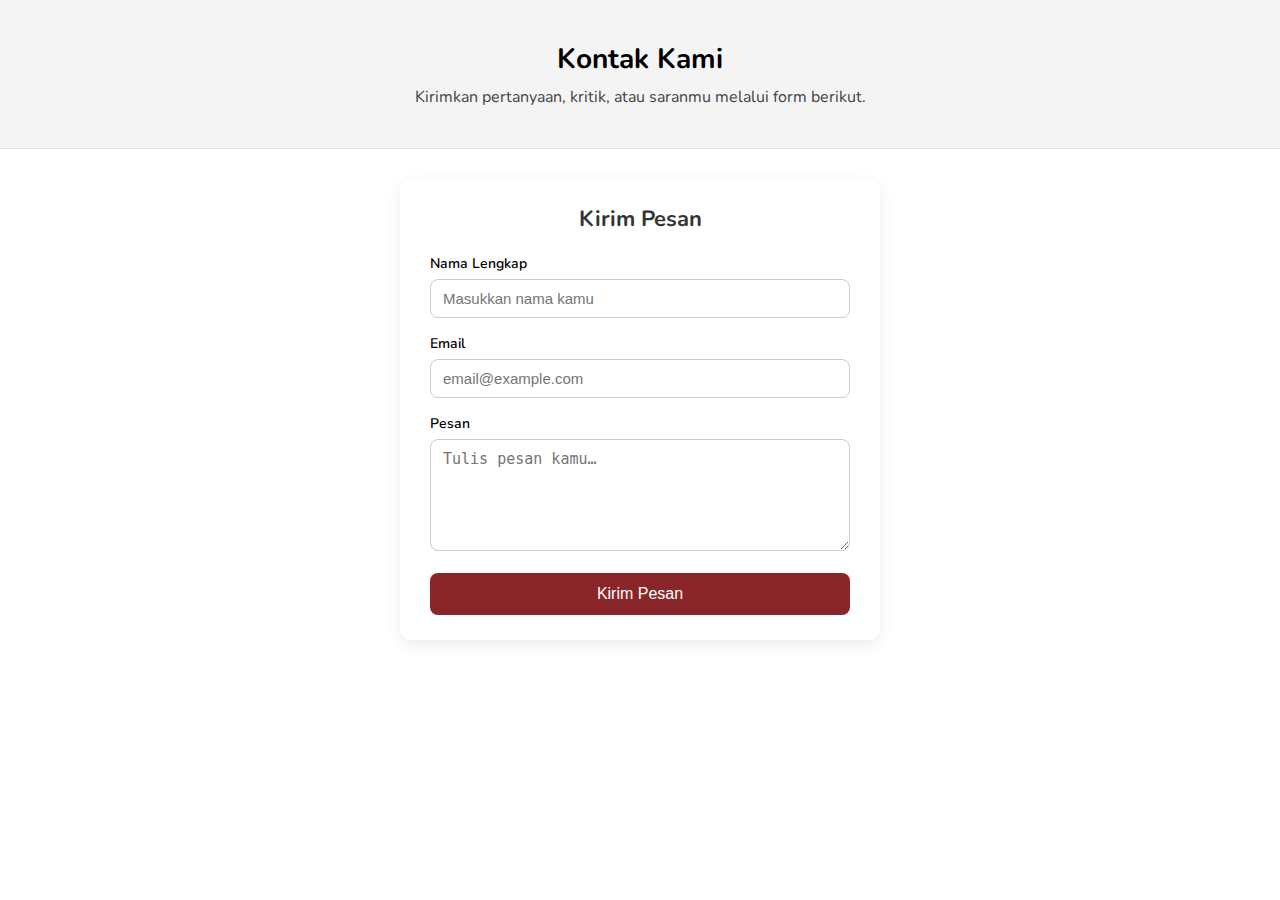
<file: contact.html>
<!DOCTYPE html>
<html lang="id">
<head>
    <meta charset="UTF-8">
    <meta name="viewport" content="width=device-width, initial-scale=1.0">
    <title>Kontak Kami – Budaya Batak</title>
    <link rel="stylesheet" href="style.css">
</head>
<body>

    <section class="contact-hero">
        <h1>Kontak Kami</h1>
        <p>Kirimkan pertanyaan, kritik, atau saranmu melalui form berikut.</p>
    </section>

    <section class="contact-container">
        <form class="contact-form">
            <h2>Kirim Pesan</h2>

            <div class="input-group">
                <label>Nama Lengkap</label>
                <input type="text" placeholder="Masukkan nama kamu" required>
            </div>

            <div class="input-group">
                <label>Email</label>
                <input type="email" placeholder="email@example.com" required>
            </div>

            <div class="input-group">
                <label>Pesan</label>
                <textarea rows="5" placeholder="Tulis pesan kamu…" required></textarea>
            </div>

            <button type="submit" class="contact-btn">Kirim Pesan</button>
        </form>
    </section>

</body>
</html>
</file>
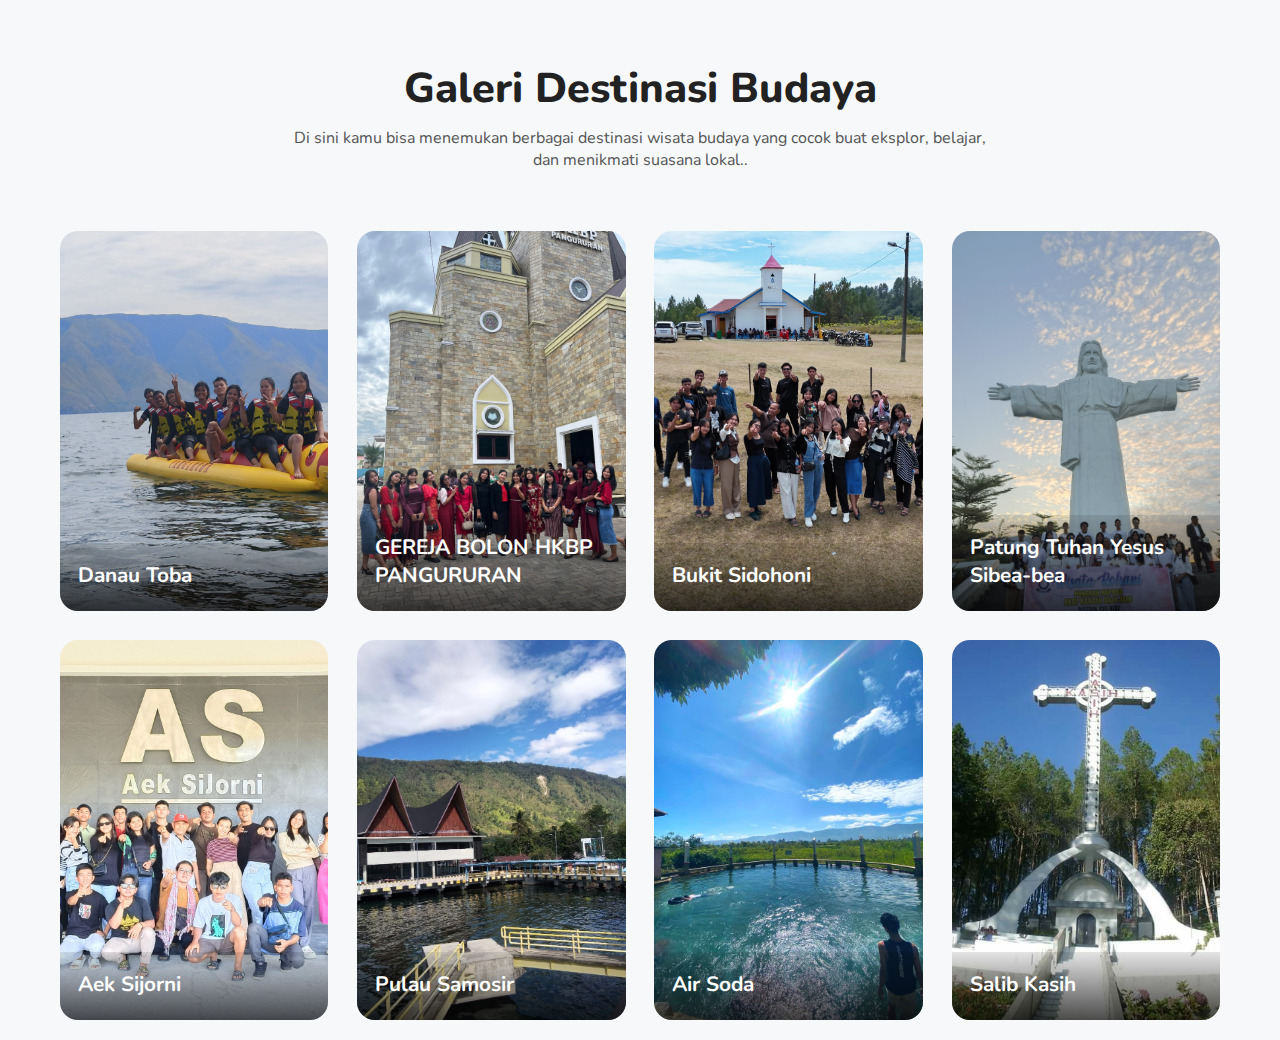
<file: galeri.html>
<!DOCTYPE html>
<html lang="id">
<head>
  <meta charset="UTF-8">
  <title>Galeri Wisata Budaya Batak</title>

  <style>
    @import url("https://fonts.googleapis.com/css2?family=Nunito:wght@400;600;800&display=swap");

    * {
      margin: 0;
      padding: 0;
      box-sizing: border-box;
    }

    body {
      font-family: "Nunito", sans-serif;
      background: #f6f8fa;
      color: #222;
    }

    /* ===== HEADER ===== */
    .gallery-header {
      text-align: center;
      padding: 60px 20px 40px;
    }

    .gallery-header h1 {
      font-size: 2.6rem;
      font-weight: 800;
      margin-bottom: 10px;
    }

    .gallery-header p {
      font-size: 1rem;
      color: #555;
      max-width: 700px;
      margin: auto;
    }

    /* ===== GALLERY GRID ===== */
    .gallery-container {
      max-width: 1200px;
      margin: auto;
      padding: 20px;
      display: grid;
      grid-template-columns: repeat(auto-fit, minmax(220px, 1fr));
      gap: 1.8rem;
    }

    /* ===== CARD ===== */
    .gallery-card {
      position: relative;
      height: 380px;
      border-radius: 18px;
      overflow: hidden;
      cursor: pointer;
    }

    .gallery-card img {
      width: 100%;
      height: 100%;
      object-fit: cover;
      transition: 0.4s ease;
    }

    .gallery-card:hover img {
      transform: scale(1.1);
      filter: brightness(70%);
    }

    /* ===== OVERLAY TEXT ===== */
    .gallery-info {
      position: absolute;
      bottom: 0;
      width: 100%;
      padding: 18px;
      background: linear-gradient(
        to top,
        rgba(0, 0, 0, 0.7),
        rgba(0, 0, 0, 0.1)
      );
      color: #fff;
    }

    .gallery-info h3 {
      font-size: 1.3rem;
      font-weight: 700;
      margin-bottom: 4px;
    }

    .gallery-info span {
      font-size: 0.9rem;
      opacity: 0.9;
    }
  </style>
</head>
<body>

  <!-- ===== HEADER ===== -->
  <section class="gallery-header">
    <h1>Galeri Destinasi Budaya </h1>
    <p>
    Di sini kamu bisa menemukan berbagai destinasi wisata budaya yang cocok buat eksplor, belajar, dan menikmati suasana lokal..
    </p>
  </section>

  <!-- ===== GALLERY ===== -->
  <section class="gallery-container">

    <!-- 1 -->
    <div class="gallery-card">
        
      <img src="danautoba.jpeg" alt="Rumah Bolon">
      <div class="gallery-info">
        <h3>Danau Toba</h3>
        
      </div>
    </div>

    <!-- 2 -->
    <div class="gallery-card">
      <img src="gereja.jpeg" alt="Tari Tortor">
      <div class="gallery-info">
        <h3>GEREJA BOLON HKBP PANGURURAN</h3>
    
      </div>
    </div>

    <!-- 3 -->
    <div class="gallery-card">
      <img src="holbung.jpeg" alt="Kain Ulos">
      <div class="gallery-info">
        <h3>Bukit Sidohoni</h3>
        
      </div>
    </div>

    <!-- 4 -->
    <div class="gallery-card">
      <img src="sibeabea.jpeg" alt="sibeabea">
      <div class="gallery-info">
        <h3>Patung Tuhan Yesus Sibea-bea</h3>
      </div>
    </div>

    <!-- 5 -->
    <div class="gallery-card">
      <img src="sijorni.jpeg" alt="Desa Tomok">
      <div class="gallery-info">
        <h3>Aek Sijorni</h3>
      </div>  
    </div>

     <!-- 6 -->
    <div class="gallery-card">
      <img src="samosir.jpeg" alt="Pulau Samosir">
      <div class="gallery-info">
        <h3>Pulau Samosir</h3>
      </div>
    </div>

    <!-- 7 -->
    <div class="gallery-card">
      <img src="airsoda.jpeg" alt="Air Soda">
      <div class="gallery-info">
        <h3>Air Soda</h3>
      </div>
    </div>

    <!-- 8 -->
    <div class="gallery-card">
      <img src="salibkasih.jpeg" alt="Salib Kasih">
      <div class="gallery-info">
        <h3>Salib Kasih</h3>
      </div>
    </div>

  </div>
</section>

</body>
</html>
</file>
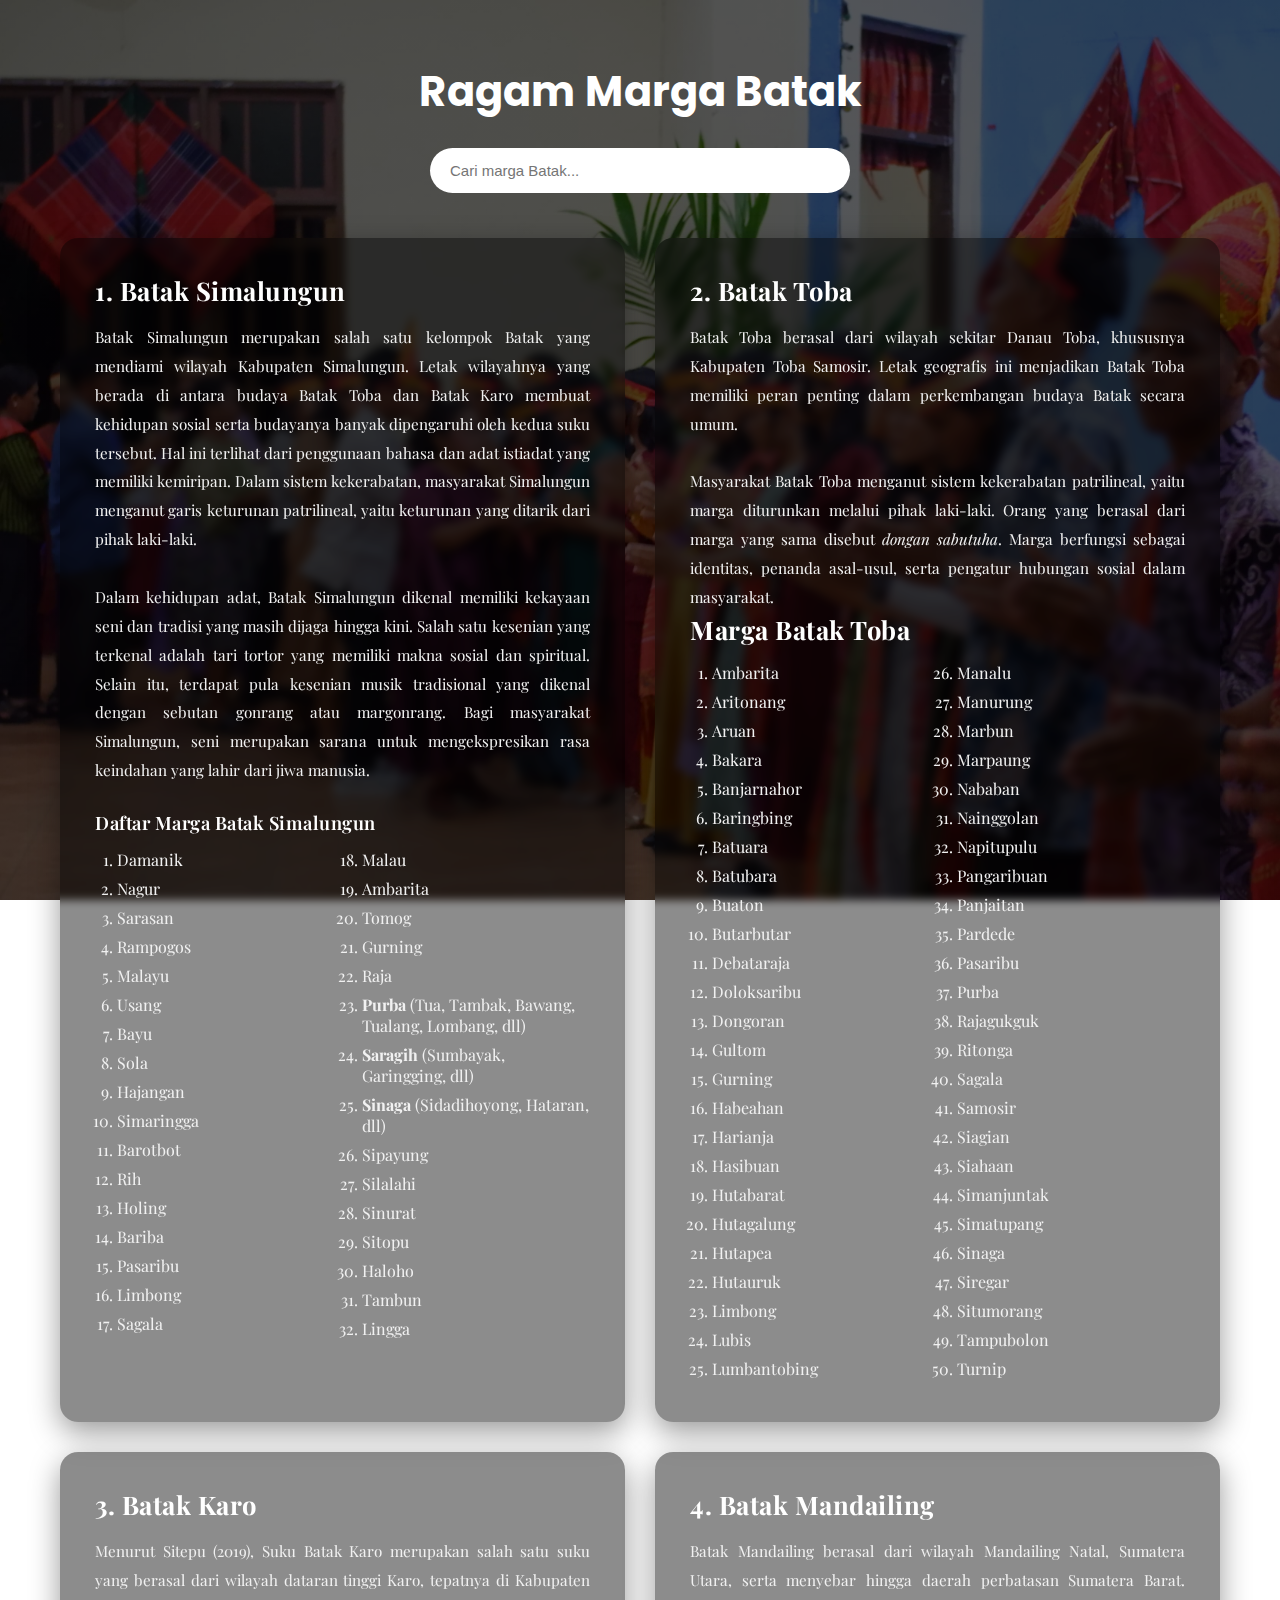
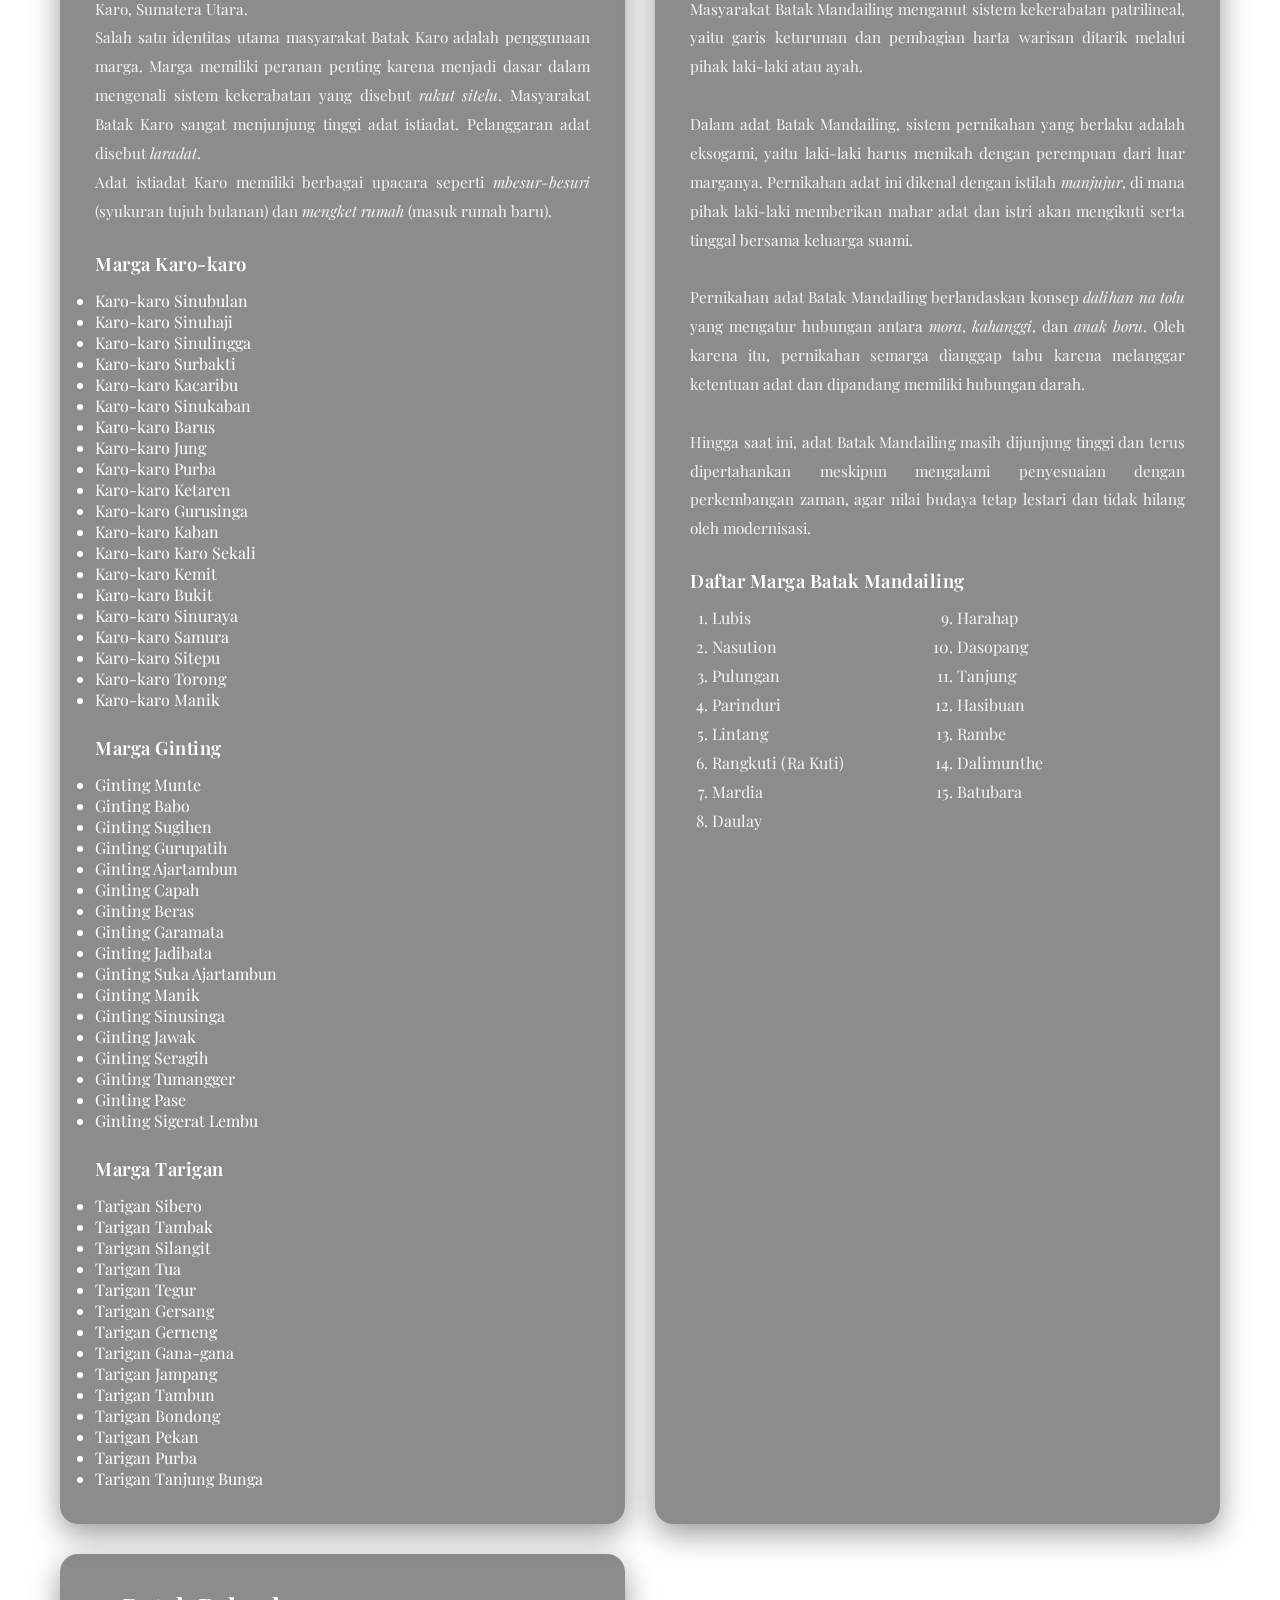
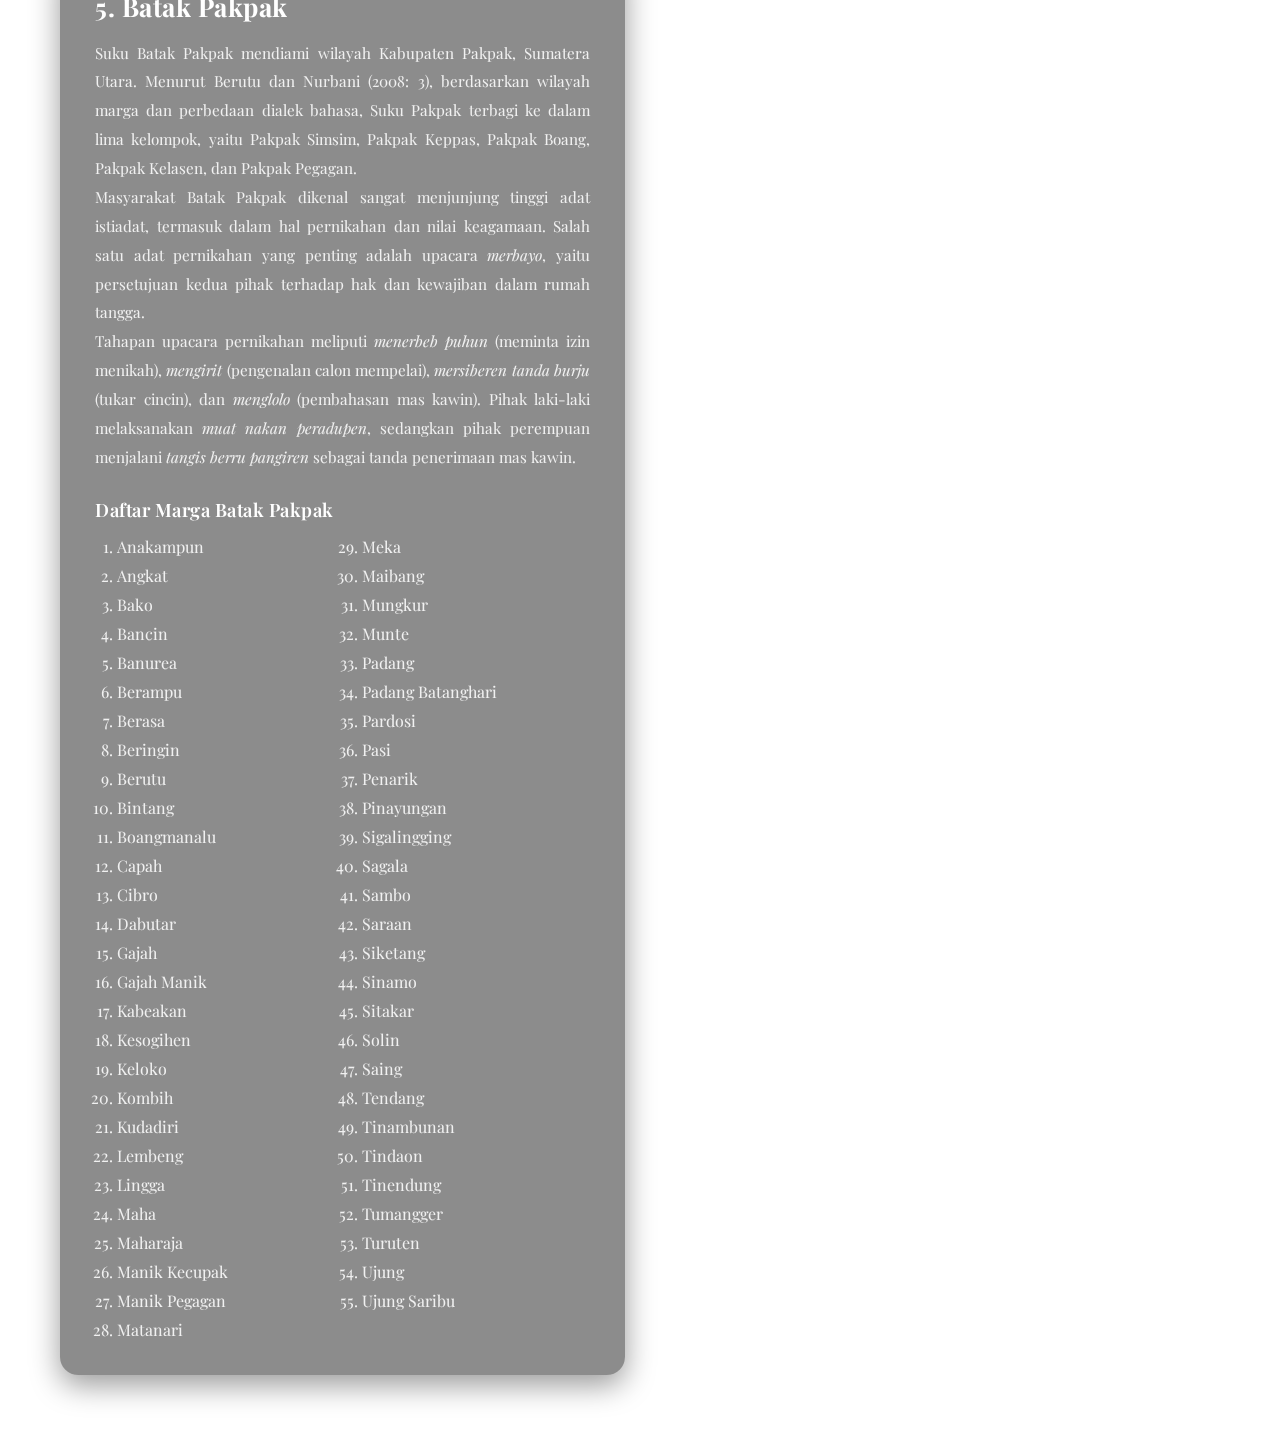
<file: marga.html>
<!DOCTYPE html>
<html lang="id">
<head>
<meta charset="UTF-8">
<title>Daftar Marga Batak</title>

<style>
@import url("https://fonts.googleapis.com/css2?family=Poppins:wght@300;400;600;700&display=swap");
@import url("https://fonts.googleapis.com/css2?family=Playfair+Display:wght@400;600;700&display=swap");

/* RESET */
* {
  margin: 0;
  padding: 0;
  box-sizing: border-box;
}

/* BODY + BACKGROUND FOTO GELAP */
body {
  font-family: "Poppins", sans-serif;
  color: #ffffff;

  background:
    linear-gradient(
      rgba(0, 0, 0, 0.65),
      rgba(0, 0, 0, 0.65)
    ),
    url("sub.jpeg"); /* ganti sesuai nama foto */

  background-size: cover;
  background-position: center;
  background-repeat: no-repeat;
  background-attachment: fixed;
}

/* CONTAINER */
.container {
  max-width: 1200px;
  margin: auto;
  padding: 60px 20px;
}

/* TITLE */
h1 {
  text-align: center;
  font-size: 2.6rem;
  margin-bottom: 25px;
  font-weight: 700;
  color: #ffffff;
}

/* SEARCH */
#searchMarga {
  width: 100%;
  max-width: 420px;
  display: block;
  margin: 0 auto 45px;
  padding: 14px 20px;
  font-size: 15px;
  border-radius: 30px;
  border: none;
  outline: none;
}

/* GRID */
.grid {
  display: grid;
  grid-template-columns: repeat(auto-fit, minmax(480px, 1fr));
  gap: 30px;
}

/* CARD / WIKI SECTION */
.wiki-section {
  padding: 35px;
  border-radius: 18px;
  background: rgba(0, 0, 0, 0.45);
  backdrop-filter: blur(4px);
  box-shadow: 0 10px 30px rgba(0,0,0,0.4);
  transition: 0.3s ease;

  font-family: "Playfair Display", serif;
  color: #ffffff;
}

.wiki-section:hover {
  transform: translateY(-6px);
  background: rgba(0, 0, 0, 0.6);
}

/* HEADINGS */
.wiki-section h2,
.wiki-section h3 {
  color: #ffffff;
  letter-spacing: 0.5px;
}

.wiki-section h2 {
  font-size: 1.6rem;
  margin-bottom: 16px;
}

.wiki-section h3 {
  margin-top: 25px;
  margin-bottom: 14px;
  font-size: 1.15rem;
  font-weight: 600;
}

/* TEXT */
.wiki-section p {
  font-size: 0.95rem;
  line-height: 1.9;
  text-align: justify;
  color: #f1f1f1;
}

/* LIST */
ol {
  padding-left: 22px;
  columns: 2;
}

ol li {
  margin-bottom: 8px;
  color: #f1f1f1;
}

/* RESPONSIVE */
@media (max-width: 768px) {
  ol {
    columns: 1;
  }

  .grid {
    grid-template-columns: 1fr;
  }
}

</style>
</head>

<body>

<div class="container">
  <h1>Ragam Marga Batak</h1>

  <input
    type="text"
    id="searchMarga"
    placeholder="Cari marga Batak..."
    oninput="searchMarga()"
  />

  <div class="grid">

    <!-- 1. SIMALUNGUN -->
    <!-- SIMALUNGUN --> <section class="wiki-section"> 
  <h2>1. Batak Simalungun</h2>
   <p> Batak Simalungun merupakan salah satu kelompok Batak yang mendiami wilayah Kabupaten Simalungun.
     Letak wilayahnya yang berada di antara budaya Batak Toba dan Batak Karo membuat kehidupan sosial serta budayanya banyak 
     dipengaruhi oleh kedua suku tersebut. Hal ini terlihat dari penggunaan bahasa dan adat istiadat yang 
     
     memiliki kemiripan. Dalam sistem kekerabatan, masyarakat Simalungun menganut garis keturunan patrilineal,
      yaitu keturunan yang ditarik dari pihak laki-laki. <br>
      <br> Dalam kehidupan adat, Batak Simalungun dikenal memiliki kekayaan seni dan tradisi yang masih dijaga hingga kini.
       Salah satu kesenian yang terkenal adalah tari tortor yang memiliki makna sosial dan spiritual. 
       Selain itu, terdapat pula kesenian musik tradisional yang dikenal dengan sebutan gonrang atau margonrang. 
       Bagi masyarakat Simalungun, seni merupakan sarana untuk mengekspresikan rasa keindahan yang lahir dari jiwa manusia.
       </p> <h3>Daftar Marga Batak Simalungun</h3>
        <ol> <li>Damanik</li>
          <li>Nagur</li>
          <li>Sarasan</li>
          <li>Rampogos</li>
           <li>Malayu</li>
           <li>Usang</li>
           <li>Bayu</li>
           <li>Sola</li> 
           <li>Hajangan</li>
           <li>Simaringga</li>
           <li>Barotbot</li>
           <li>Rih</li>
            <li>Holing</li>
            <li>Bariba</li>
            <li>Pasaribu</li>
            <li>Limbong</li> 
            <li>Sagala</li>
            <li>Malau</li>
            <li>Ambarita</li>
            <li>Tomog</li> 
            <li>Gurning</li>
            <li>Raja</li>
             <li><strong>Purba</strong> (Tua, Tambak, Bawang, Tualang, Lombang, dll)</li> 
             <li><strong>Saragih</strong> (Sumbayak, Garingging, dll)</li> <li><strong>Sinaga</strong> 
              (Sidadihoyong, Hataran, dll)
            </li>
             <li>Sipayung</li>
             <li>Silalahi</li>
             <li>Sinurat</li> 
             <li>Sitopu</li>
             <li>Haloho</li>
             <li>Tambun</li>
             <li>Lingga</li> 
            </ol> </section>

    
      <!-- TOBA --> 
             <section class="wiki-section">
               <h2>2. Batak Toba</h2>
                <p> Batak Toba berasal dari wilayah sekitar Danau Toba, khususnya Kabupaten Toba Samosir.
                   Letak geografis ini menjadikan Batak Toba memiliki peran penting dalam perkembangan budaya Batak secara umum. <br>
                   <br> Masyarakat Batak Toba menganut sistem kekerabatan patrilineal, yaitu marga diturunkan melalui pihak laki-laki. 
                   Orang yang berasal dari marga yang sama disebut <em>dongan sabutuha</em>. Marga berfungsi sebagai identitas, penanda asal-usul, serta pengatur hubungan sosial 
                   dalam masyarakat. 
                  </p> 
                  
  <h2>Marga Batak Toba</h2>

  <ol class="marga-grid">
    <li>Ambarita</li>
    <li>Aritonang</li>
    <li>Aruan</li>
    <li>Bakara</li>
    <li>Banjarnahor</li>
    <li>Baringbing</li>
    <li>Batuara</li>
    <li>Batubara</li>
    <li>Buaton</li>
    <li>Butarbutar</li>

    <li>Debataraja</li>
    <li>Doloksaribu</li>
    <li>Dongoran</li>

    <li>Gultom</li>
    <li>Gurning</li>

    <li>Habeahan</li>
    <li>Harianja</li>
    <li>Hasibuan</li>
    <li>Hutabarat</li>
    <li>Hutagalung</li>
    <li>Hutapea</li>
    <li>Hutauruk</li>

    <li>Limbong</li>
    <li>Lubis</li>
    <li>Lumbantobing</li>

    <li>Manalu</li>
    <li>Manurung</li>
    <li>Marbun</li>
    <li>Marpaung</li>

    <li>Nababan</li>
    <li>Nainggolan</li>
    <li>Napitupulu</li>

    <li>Pangaribuan</li>
    <li>Panjaitan</li>
    <li>Pardede</li>
    <li>Pasaribu</li>
    <li>Purba</li>

    <li>Rajagukguk</li>
    <li>Ritonga</li>

    <li>Sagala</li>
    <li>Samosir</li>
    <li>Siagian</li>
    <li>Siahaan</li>
    <li>Simanjuntak</li>
    <li>Simatupang</li>
    <li>Sinaga</li>
    <li>Siregar</li>
    <li>Situmorang</li>

    <li>Tampubolon</li>
    <li>Turnip</li>
  </ol>
</section>


                    

    <!-- 3. KARO -->
    <section class="wiki-section">
      <h2>3. Batak Karo</h2>
      <p> Menurut Sitepu (2019), Suku Batak Karo merupakan salah satu suku yang berasal dari wilayah dataran tinggi Karo, tepatnya di Kabupaten Karo, 
                      Sumatera Utara. </p>
                       <p> Salah satu identitas utama masyarakat Batak Karo adalah penggunaan marga.
                         Marga memiliki peranan penting karena menjadi dasar dalam mengenali sistem kekerabatan yang disebut <em>rakut sitelu</em>. 
                         Masyarakat Batak Karo sangat menjunjung tinggi adat istiadat. Pelanggaran adat disebut <em>laradat</em>. </p>
                          <p> Adat istiadat Karo memiliki berbagai upacara seperti <em>mbesur-besuri</em> (syukuran tujuh bulanan) dan <em>mengket rumah</em> (masuk rumah baru). 
                          </p> 
        <h3>Marga Karo-karo</h3>
  <li>Karo-karo Sinubulan</li>
  <li>Karo-karo Sinuhaji</li>
  <li>Karo-karo Sinulingga</li>
  <li>Karo-karo Surbakti</li>
  <li>Karo-karo Kacaribu</li>
  <li>Karo-karo Sinukaban</li>
  <li>Karo-karo Barus</li>
  <li>Karo-karo Jung</li>
  <li>Karo-karo Purba</li>
  <li>Karo-karo Ketaren</li>
  <li>Karo-karo Gurusinga</li>
  <li>Karo-karo Kaban</li>
  <li>Karo-karo Karo Sekali</li>
  <li>Karo-karo Kemit</li>
  <li>Karo-karo Bukit</li>
  <li>Karo-karo Sinuraya</li>
  <li>Karo-karo Samura</li>
  <li>Karo-karo Sitepu</li>
  <li>Karo-karo Torong</li>
  <li>Karo-karo Manik</li>

<h3>Marga Ginting</h3>
  <li>Ginting Munte</li>
  <li>Ginting Babo</li>
  <li>Ginting Sugihen</li>
  <li>Ginting Gurupatih</li>
  <li>Ginting Ajartambun</li>
  <li>Ginting Capah</li>
  <li>Ginting Beras</li>
  <li>Ginting Garamata</li>
  <li>Ginting Jadibata</li>
  <li>Ginting Suka Ajartambun</li>
  <li>Ginting Manik</li>
  <li>Ginting Sinusinga</li>
  <li>Ginting Jawak</li>
  <li>Ginting Seragih</li>
  <li>Ginting Tumangger</li>
  <li>Ginting Pase</li>
  <li>Ginting Sigerat Lembu</li>

<h3>Marga Tarigan</h3>
  <li>Tarigan Sibero</li>
  <li>Tarigan Tambak</li>
  <li>Tarigan Silangit</li>
  <li>Tarigan Tua</li>
  <li>Tarigan Tegur</li>
  <li>Tarigan Gersang</li>
  <li>Tarigan Gerneng</li>
  <li>Tarigan Gana-gana</li>
  <li>Tarigan Jampang</li>
  <li>Tarigan Tambun</li>
  <li>Tarigan Bondong</li>
  <li>Tarigan Pekan</li>
  <li>Tarigan Purba</li>
  <li>Tarigan Tanjung Bunga</li>
 </ol> </section>

     <section class="wiki-section">
  <h2>4. Batak Mandailing</h2>

  <p>
    Batak Mandailing berasal dari wilayah Mandailing Natal, Sumatera Utara,
    serta menyebar hingga daerah perbatasan Sumatera Barat. Masyarakat Batak
    Mandailing menganut sistem kekerabatan patrilineal, yaitu garis keturunan
    dan pembagian harta warisan ditarik melalui pihak laki-laki atau ayah.
    <br><br>
    Dalam adat Batak Mandailing, sistem pernikahan yang berlaku adalah eksogami,
    yaitu laki-laki harus menikah dengan perempuan dari luar marganya.
    Pernikahan adat ini dikenal dengan istilah <em>manjujur</em>, di mana pihak
    laki-laki memberikan mahar adat dan istri akan mengikuti serta tinggal
    bersama keluarga suami.
    <br><br>
    Pernikahan adat Batak Mandailing berlandaskan konsep <em>dalihan na tolu</em>
    yang mengatur hubungan antara <em>mora</em>, <em>kahanggi</em>, dan
    <em>anak boru</em>. Oleh karena itu, pernikahan semarga dianggap tabu karena
    melanggar ketentuan adat dan dipandang memiliki hubungan darah.
    <br><br>
    Hingga saat ini, adat Batak Mandailing masih dijunjung tinggi dan terus
    dipertahankan meskipun mengalami penyesuaian dengan perkembangan zaman,
    agar nilai budaya tetap lestari dan tidak hilang oleh modernisasi.
  </p>

    <h3>Daftar Marga Batak Mandailing</h3>
  <ol>
    <li>Lubis</li>
    <li>Nasution</li>
    <li>Pulungan</li>
    <li>Parinduri</li>
    <li>Lintang</li>
    <li>Rangkuti (Ra Kuti)</li>
    <li>Mardia</li>
    <li>Daulay</li>
    <li>Harahap</li>
    <li>Dasopang</li>
    <li>Tanjung</li>
    <li>Hasibuan</li>
    <li>Rambe</li>
    <li>Dalimunthe</li>
    <li>Batubara</li>
  </ol>
</section>

<section class="wiki-section">
  <h2>5. Batak Pakpak</h2>

  <p>
    Suku Batak Pakpak mendiami wilayah Kabupaten Pakpak, Sumatera Utara.
    Menurut Berutu dan Nurbani (2008: 3), berdasarkan wilayah marga dan
    perbedaan dialek bahasa, Suku Pakpak terbagi ke dalam lima kelompok,
    yaitu Pakpak Simsim, Pakpak Keppas, Pakpak Boang, Pakpak Kelasen,
    dan Pakpak Pegagan.
  </p>

  <p>
    Masyarakat Batak Pakpak dikenal sangat menjunjung tinggi adat
    istiadat, termasuk dalam hal pernikahan dan nilai keagamaan.
    Salah satu adat pernikahan yang penting adalah upacara
    <em>merbayo</em>, yaitu persetujuan kedua pihak terhadap hak dan
    kewajiban dalam rumah tangga.
  </p>

  <p>
    Tahapan upacara pernikahan meliputi <em>menerbeb puhun</em>
    (meminta izin menikah), <em>mengirit</em> (pengenalan calon mempelai),
    <em>mersiberen tanda burju</em> (tukar cincin), dan
    <em>menglolo</em> (pembahasan mas kawin).
    Pihak laki-laki melaksanakan <em>muat nakan peradupen</em>,
    sedangkan pihak perempuan menjalani <em>tangis berru pangiren</em>
    sebagai tanda penerimaan mas kawin.
  </p>

  <h3>Daftar Marga Batak Pakpak</h3>
  <ol>
    <li>Anakampun</li>
    <li>Angkat</li>
    <li>Bako</li>
    <li>Bancin</li>
    <li>Banurea</li>
    <li>Berampu</li>
    <li>Berasa</li>
    <li>Beringin</li>
    <li>Berutu</li>
    <li>Bintang</li>
    <li>Boangmanalu</li>
    <li>Capah</li>
    <li>Cibro</li>
    <li>Dabutar</li>
    <li>Gajah</li>
    <li>Gajah Manik</li>
    <li>Kabeakan</li>
    <li>Kesogihen</li>
    <li>Keloko</li>
    <li>Kombih</li>
    <li>Kudadiri</li>
    <li>Lembeng</li>
    <li>Lingga</li>
    <li>Maha</li>
    <li>Maharaja</li>
    <li>Manik Kecupak</li>
    <li>Manik Pegagan</li>
    <li>Matanari</li>
    <li>Meka</li>
    <li>Maibang</li>
    <li>Mungkur</li>
    <li>Munte</li>
    <li>Padang</li>
    <li>Padang Batanghari</li>
    <li>Pardosi</li>
    <li>Pasi</li>
    <li>Penarik</li>
    <li>Pinayungan</li>
    <li>Sigalingging</li>
    <li>Sagala</li>
    <li>Sambo</li>
    <li>Saraan</li>
    <li>Siketang</li>
    <li>Sinamo</li>
    <li>Sitakar</li>
    <li>Solin</li>
    <li>Saing</li>
    <li>Tendang</li>
    <li>Tinambunan</li>
    <li>Tindaon</li>
    <li>Tinendung</li>
    <li>Tumangger</li>
    <li>Turuten</li>
    <li>Ujung</li>
    <li>Ujung Saribu</li>
  </ol>
</section>

  </div>
</div>

<script>
function searchMarga() {
  const keyword = document.getElementById("searchMarga").value.toLowerCase();
  if (!keyword) return;

  const items = document.querySelectorAll("ol li");
  for (let item of items) {
    if (item.textContent.toLowerCase().includes(keyword)) {
      item.scrollIntoView({ behavior: "smooth", block: "center" });
      item.style.background = "#e8f2ff";
      setTimeout(() => item.style.background = "transparent", 1500);
      break;
    }
  }
}
</script>

</body>
</html>
</file>
<file: style.css>
@import url("https://fonts.googleapis.com/css2?family=Nunito:wght@200;400;600;800&display=swap");
@import url("https://fonts.googleapis.com/css2?family=Cinzel:wght@600;700;800&display=swap");

/* RESET */
*,
*::before,
*::after {
  margin: 0;
  padding: 0;
  box-sizing: border-box;
}

body {
  font-family: "Nunito", sans-serif;
  scroll-behavior: smooth;
}

img {
  max-width: 100%;
  height: auto;
  display: block;
}

.container {
  max-width: 1200px;
  margin-inline: auto;
  padding: 0 20px;
}

/* ===== NAVBAR ===== */
.logo {
  font-size: 28px;
  font-weight: 800;
  text-decoration: none;
}
.logo .sejuta { color: #e63946; }
.logo .rasa { color: #fff; }
.logo .batak { color: #000; }

header {
  background: linear-gradient(rgba(0,0,0,0.6), rgba(0,0,0,0.6)), url("gambar.jpg");
  background-size: cover;
  background-repeat: no-repeat;
  background-position: center;
  height: 100vh;
}

header nav {
  display: flex;
  justify-content: space-between;
  align-items: center;
  padding: 30px 0;
}

header nav a {
  color: #fff;
  text-decoration: none;
}

header nav ul {
  display: flex;
  gap: 30px;
  list-style: none;
  align-items: center;
}

.nav-contact-btn {
  display: inline-flex;
  align-items: center;
  padding: 10px 22px;
  margin-top: 4px;
  background: #8a252a;
  border-radius: 20px;
  color: #fff !important;
  font-weight: 700;
  transition: 0.3s;
}
.nav-contact-btn:hover {
  background: #6e1c21;
}

/* ===== HERO ===== */
header .Hero {
  height: 85vh;
  display: flex;
  justify-content: center;
  align-items: center;
  flex-direction: column;
  text-align: center;
  gap: 1.5rem;
}
header .Hero h1 {
  font-size: 48px;
  color: #fff;
  font-weight: 800;
}
header .Hero .cta {
  background: #e63946;
  padding: 15px 35px;
  border-radius: 8px;
  text-decoration: none;
  color: #000;
  font-weight: 700;
}

/* ===== ABOUT ===== */
.about {
  background: #f9f9f9;
  padding: 100px 0;
}

.about__container {
  display: grid;
  grid-template-columns: repeat(auto-fit, minmax(280px, 1fr));
  gap: 3rem;
  align-items: center;
}

.about__data {
  padding-left: 10px;
}

.about__title {
  color: #841810;
  font-size: 38px;
  font-weight: 900;
  line-height: 1.3;
  margin-bottom: 1.2rem;
}

.about__description {
  color: #324d4f;
  font-size: 18px;
  line-height: 1.7;
  margin-bottom: 1.5rem;
  text-align: justify;
}

.about__img {
  display: flex;
  column-gap: 1rem;
  justify-content: center;
}

.about__img-overlay {
  overflow: hidden;
  border-radius: 10px;
}

.about__img-one {
  width: 260px;
  height: 360px;
  border-radius: 12px;
  object-fit: cover;
  transition: 0.3s;
}

.about__img-two {
  width: 300px;
  height: 420px;
  border-radius: 12px;
  object-fit: cover;
  transition: 0.3s;
}

.about__img-one:hover,
.about__img-two:hover {
  transform: scale(1.05);
}

/* ===== BUTTON ===== */
.button {
  background: #5e110a;
  color: #fff;
  text-decoration: none;
  padding: 14px 32px;
  border-radius: 6px;
  font-weight: 700;
}

/* ===== BUDAYA GRID ===== */
.budaya-grid {
  display: grid;
  grid-template-columns: repeat(auto-fit, minmax(280px, 1fr));
  gap: 2rem;
  padding: 1rem 2rem;
}

.budaya-card {
  background: rgba(255, 255, 255, 0.95);
  border-radius: 18px;
  overflow: hidden;
  box-shadow: 0 12px 35px rgba(0, 0, 0, 0.12);
  transition: transform 0.3s ease, box-shadow 0.3s ease;
}

.budaya-card:hover {
  transform: translateY(-6px);
  box-shadow: 0 18px 45px rgba(0, 0, 0, 0.18);
}

.budaya-card img {
  width: 100%;
  height: 240px;
  object-fit: cover;
  display: block;
}

.budaya-card h3 {
  font-family: "Cinzel", serif;
  font-size: 1.5rem;
  color: #7a1f1f;
  margin: 20px 20px 10px;
}

.budaya-card p {
  font-family: "Poppins", sans-serif;
  font-size: 0.95rem;
  line-height: 1.8;
  color: #333;
  margin: 0 20px 16px;
  text-align: justify;
}

/* Falsafah Batak */
.falsafah-batak p strong {
  color: #7a1f1f;
  font-weight: 600;
}

/* ===== DISCOVER ===== */
.discover {
  padding: 2rem 0;
}

.section__title {
  text-align: center;
  font-size: 2rem;
  margin-bottom: 1.5rem;
}

.discover__container {
  display: grid;
  grid-template-columns: repeat(auto-fit, minmax(250px, 1fr));
  gap: 2rem;
  justify-content: center;
}

.discover__card {
  position: relative;
  overflow: hidden;
  border-radius: 1rem;
  cursor: pointer;
}

.discover__img {
  width: 100%;
  height: 330px;
  object-fit: cover;
  transition: 0.3s;
}

.discover__card:hover .discover__img {
  transform: scale(1.1);
  filter: brightness(70%);
}

.discover__data {
  position: absolute;
  bottom: 0;
  width: 100%;
  padding: 1rem;
  background: linear-gradient(transparent, rgba(0, 0, 0, 0.7));
  color: #fff;
}

/* ===== PARIWISATA VIDEO ===== */
.pariwisata {
  position: relative;
  height: 100vh;
  overflow: hidden;
  display: flex;
  align-items: center;
}

.pariwisata__video {
  position: absolute;
  top: 0;
  left: 0;
  width: 100%;
  height: 100%;
  object-fit: cover;
  z-index: -2;
}

.pariwisata__overlay {
  position: absolute;
  inset: 0;
  z-index: -1;
}

.pariwisata__content {
  text-align: center;
  color: #fff;
  max-width: 800px;
  margin-top: 120px;
}

.pariwisata__title {
  font-family: "Playfair Display", serif;
  font-size: 3rem;
  font-weight: 700;
  margin-bottom: 1rem;
  color: #c95b5b;
}

.pariwisata__desc {
  font-family: "Playfair Display", serif;
  font-size: 1.15rem;
  line-height: 1.8;
  margin-bottom: 2rem;
  color: #eee;
}

.pariwisata__btn {
  display: inline-block;
  padding: 14px 36px;
  background: #c2a6a6;
  color: #111;
  font-weight: 700;
  text-decoration: none;
  border-radius: 30px;
  transition: 0.3s ease;
}
.pariwisata__btn:hover {
  background: #c08383;
  transform: translateY(-3px);
}

/* ===== CONTACT ===== */
.contact-hero {
  text-align: center;
  padding: 40px 20px;
  background: #f4f4f4;
  border-bottom: 1px solid #ddd;
}
.contact-hero h1 { font-size: 28px; margin-bottom: 8px; }
.contact-hero p { font-size: 16px; color: #444; }

.contact-container {
  display: flex;
  justify-content: center;
  margin-top: 30px;
  padding: 0 20px;
}
.contact-form {
  width: 100%;
  max-width: 480px;
  background: #fff;
  padding: 25px 30px;
  border-radius: 12px;
  box-shadow: 0 5px 15px rgba(0, 0, 0, 0.08);
  animation: fadeIn 0.6s ease;
}

.contact-form h2 {
  text-align: center;
  margin-bottom: 20px;
  font-size: 22px;
  color: #333;
}

.input-group { margin-bottom: 16px; }
.input-group label {
  font-size: 14px;
  font-weight: 600;
  margin-bottom: 6px;
  display: block;
}
.input-group input,
.input-group textarea {
  width: 100%;
  border: 1px solid #ccc;
  padding: 10px 12px;
  border-radius: 8px;
  font-size: 15px;
  outline: none;
}
.input-group input:focus,
.input-group textarea:focus {
  border-color: #8a252a;
}

.contact-btn {
  width: 100%;
  padding: 12px;
  background: #8a252a;
  border: none;
  color: #fff;
  border-radius: 8px;
  font-size: 16px;
  cursor: pointer;
}
.contact-btn:hover { background: #6e1c21; }

@keyframes fadeIn {
  from { opacity: 0; transform: translateY(20px); }
  to { opacity: 1; transform: translateY(0); }
}

/* ===== RESPONSIVE MEDIA QUERIES ===== */
@media screen and (max-width: 1024px) {
  header .Hero h1 { font-size: 38px; }
  .about__title { font-size: 32px; }
}

@media screen and (max-width: 768px) {
  header nav ul {
    flex-direction: column;
    gap: 15px;
  }
  header nav {
    flex-direction: column;
    align-items: flex-start;
  }
  .about__container,
  .budaya-grid,
  .discover__container {
    grid-template-columns: 1fr;
    gap: 1.5rem;
    padding: 0 1rem;
  }
  .budaya-card img { height: auto; }
  .pariwisata__title { font-size: 2.2rem; }
  .pariwisata__desc { font-size: 1rem; }
  .contact-form { padding: 20px; }
}
</file>
